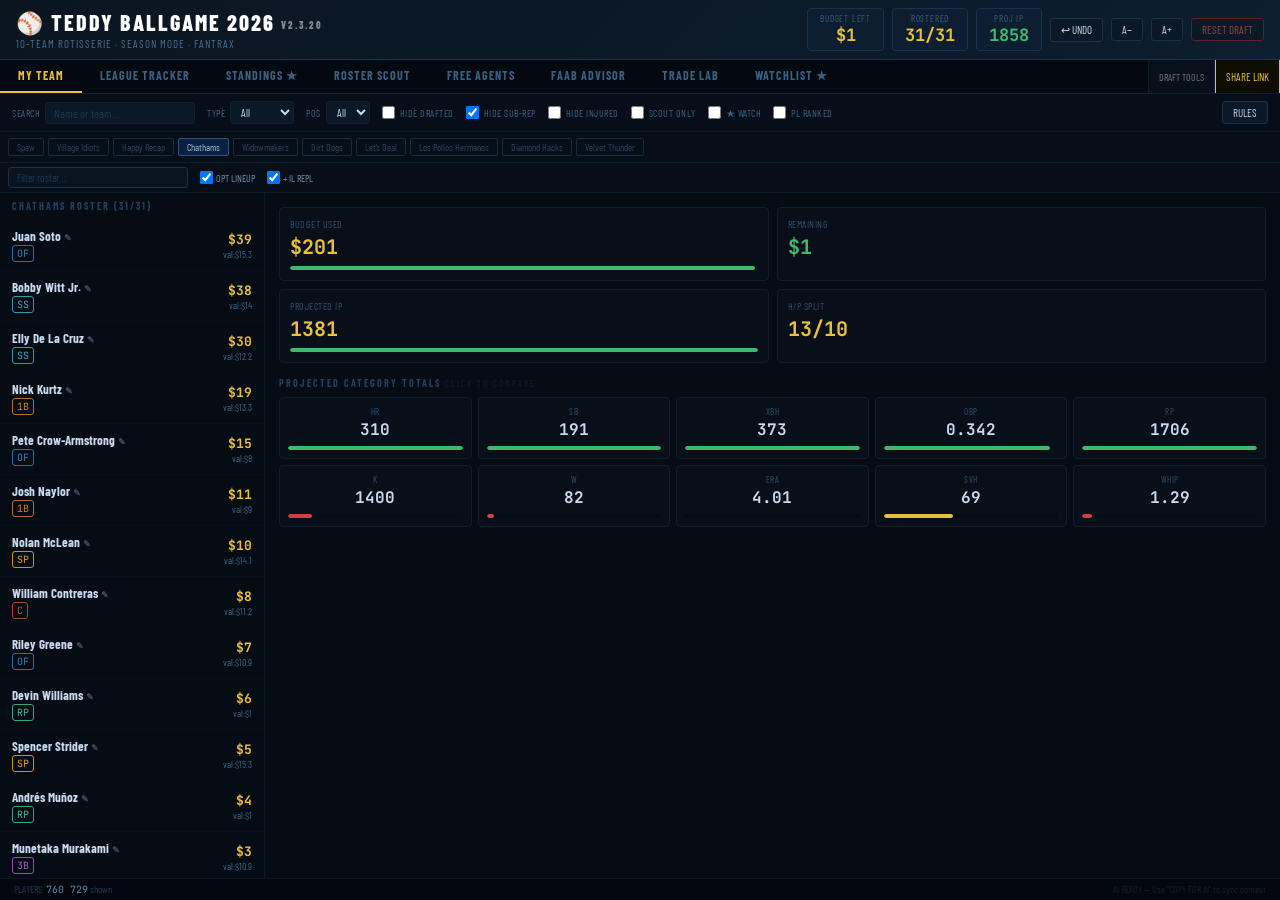
<file: index.html>
<!DOCTYPE html>
<html lang="en">
<head>
    <meta charset="UTF-8">
    <meta name="viewport" content="width=device-width, initial-scale=1.0">
    <title>⚾ Teddy Ballgame 2026 Season</title>
    <link href="https://fonts.googleapis.com/css2?family=JetBrains+Mono:wght@400;600&family=Barlow+Condensed:wght@400;600;700;800&display=swap" rel="stylesheet">
    <link rel="stylesheet" href="css/styles.css">
</head>
<body>
    <div class="hdr">
        <div>
            <div class="hdr-title">⚾ Teddy Ballgame 2026 <span id="appVersion" style="font-size: 10px; opacity: 0.5; vertical-align: middle;"></span></div>
            <div class="hdr-sub">10-TEAM ROTISSERIE · SEASON MODE · FANTRAX</div>
        </div>
        <div class="hdr-right">
            <div class="pill"><div class="pill-lbl">Budget Left</div><div class="pill-val" id="hBudget">$202</div></div>
            <div class="pill"><div class="pill-lbl">Rostered</div><div class="pill-val" id="hRoster">0/31</div></div>
            <div class="pill"><div class="pill-lbl">Proj IP</div><div class="pill-val" id="hIP">0</div></div>
            <button class="btn" id="undoBtn" onclick="UI.undoLastPick()" title="Undo last pick (up to 10 picks back)">↩ UNDO</button>
            <button class="btn" onclick="AppState.ui.uiZoom=Math.max(0.7,+(AppState.ui.uiZoom||1)-0.05).toFixed(2)*1;UI.render()" title="Decrease font size">A−</button>
            <button class="btn" onclick="AppState.ui.uiZoom=Math.min(1.5,+(AppState.ui.uiZoom||1)+0.05).toFixed(2)*1;UI.render()" title="Increase font size">A+</button>
            <button class="btn btn-danger" onclick="StateManager.reset()">RESET DRAFT</button>
        </div>
    </div>

    <div class="tabs">
        <div class="tab active" id="tab-myteam" onclick="UI.showTab('myteam')">MY TEAM</div>
        <div class="tab" id="tab-league" onclick="UI.showTab('league')">LEAGUE TRACKER</div>
        <div class="tab" id="tab-standings" onclick="UI.showTab('standings')">STANDINGS ★</div>
        <div class="tab" id="tab-rosterscout" onclick="UI.showTab('rosterscout')">ROSTER SCOUT</div>
        <div class="tab" id="tab-freeagents" onclick="UI.showTab('freeagents')">FREE AGENTS</div>
        <div class="tab" id="tab-faab" onclick="UI.showTab('faab')">FAAB ADVISOR</div>
        <div class="tab" id="tab-trade" onclick="UI.showTab('trade')">TRADE LAB</div>
        <div class="tab" id="tab-watchlist" onclick="UI.showTab('watchlist')">WATCHLIST ★</div>
        <div class="tab" id="tab-ai" onclick="UI.showTab('ai')">AI ADVISOR 🤖</div>
        <div class="tab draft-only" id="tab-auction" onclick="UI.showTab('auction')" style="display:none">AUCTION BOARD</div>
        <div class="tab draft-only" id="tab-arb" onclick="UI.showTab('arb')" style="display:none">VALUE COMPARE ★</div>
        <div class="tab draft-only" id="tab-snake" onclick="UI.showTab('snake')" style="display:none">SNAKE ORDER</div>
        <div class="tab draft-only" id="tab-dataaudit" onclick="UI.showTab('dataaudit')" style="display:none">DATA AUDIT ⚠</div>
        <div class="tab draft-only" id="tab-import" onclick="UI.showTab('import')" style="display:none">IMPORT DATA</div>
        <div id="readOnlyBanner" style="display:none;margin-left:auto;align-items:center;padding:0 15px;color:#e8c040;font-size:11px;font-weight:700;letter-spacing:1px">READ-ONLY MODE (SHARED)</div>
        <button class="btn" style="margin-left:auto;border-radius:0;border-top:0;border-bottom:0;font-size:10px;opacity:0.5" onclick="UI.toggleDraftMode()" title="Show/hide draft tools">DRAFT TOOLS</button>
        <button id="shareBtn" class="btn btn-go" style="border-radius:0;border-top:0;border-bottom:0" onclick="ShareManager.copyShareLink()">SHARE LINK</button>
    </div>

    <div id="controlsBar"></div>

    <div class="content" id="mainContent">
        <!-- Dynamic Content from UI.js -->
        <div style="padding: 40px; text-align: center;">
            <h2>Welcome to Teddy Ballgame 2026</h2>
            <p class="muted">Please import your Mr. CheatSheet CSV to get started.</p>
            <br>
            <button class="btn btn-go" onclick="UI.showTab('import')">GO TO IMPORT</button>
        </div>
    </div>

    <div class="status">
        <span>PLAYERS: <span class="sv" id="sTot">0</span><span id="sFiltered" style="display:none"> · <span class="sv" id="sFilteredN">0</span> shown</span></span>
        <span style="margin-left:auto;color:#0d2030">AI READY — Use "COPY FOR AI" to sync context</span>
    </div>

    <!-- Draft Modal -->
    <div class="modal-bg" id="modalBg">
        <div class="modal">
            <div class="modal-title" id="modalTitle">Draft Player</div>
            <div class="field">
                <label>Drafted By</label>
                <select id="mTeam" onchange="Modals.updateDraftConstraints(this.value)">
                    <!-- Populated by UI.init -->
                </select>
            </div>
            <div id="draftConstraints" style="font-size:11px;padding:6px 0 8px;min-height:18px"></div>
            <div class="field" id="draftCostField">
                <label>Final Auction Cost ($)</label>
                <input type="number" id="mCost" min="1" max="202" value="1"
                    oninput="Modals.validateCostInput()">
            </div>
            <div class="modal-btns">
                <button class="btn btn-go" onclick="UI.confirmDraft()">✓ CONFIRM DRAFT</button>
                <button class="btn" onclick="UI.closeModal()">CANCEL</button>
                <button class="btn" id="mUndraftBtn" onclick="UI.undraftPending()" style="display:none;color:#d04040;border-color:#401010;margin-left:auto">✕ UNDRAFT</button>
            </div>
        </div>
    </div>

    <!-- Rules Modal -->
    <div class="modal-bg" id="rulesModal">
        <div class="modal" style="max-width: 600px;">
            <div class="modal-title">League Rules: Teddy Ballgame 2026</div>
            <div style="font-size: 12px; line-height: 1.6; max-height: 400px; overflow: auto; color: #c8d8e8;">
                <strong>Draft Phases:</strong> Auction (17 players, $202) followed by 14-round Snake Draft.<br>
                <strong>Scoring:</strong> 10 Roto Categories (HR, OBP, RP, SB, XBH | W, K, ERA, SVH, WHIP).<br>
                <strong>IP Floor:</strong> Critical 1,000 IP minimum per season. Loss of ERA/WHIP if not met.<br>
                <strong>FAAB:</strong> $400 budget, blind bidding daily at 12:05am ET.<br>
                <strong>IL:</strong> Unlimited spots. Stashed players can be replaced by FA pickups.<br>
                <strong>Trades:</strong> Must be equal number of players. Deadline: Aug 3rd.<br>
                <strong>Lineups:</strong> Weekly, due 5 mins before first game of scoring period.
            </div>
            <div class="modal-btns">
                <button class="btn" onclick="document.getElementById('rulesModal').classList.remove('open')">CLOSE</button>
            </div>
        </div>
    </div>

    <!-- Player Info Modal -->
    <div class="modal-bg" id="injuryModal" onclick="if(event.target===this)this.classList.remove('open')">
        <div class="modal" style="max-width:660px;width:95%">
            <div class="modal-title" id="injTitle" style="font-size:15px"></div>
            <div id="injName" style="font-size:11px;color:#7090a8;margin:-8px 0 8px"></div>
            <div id="injRoleSection" style="flex-wrap:wrap;gap:6px;align-items:center;margin-bottom:10px;display:none"></div>
            <div id="modalProj" style="font-size:11px;color:#406080;font-family:monospace;margin-bottom:12px;padding:6px 8px;background:#060e18;border-radius:4px"></div>
            <div style="display:flex;justify-content:space-between;align-items:center;margin-bottom:4px">
                <div style="font-size:10px;color:#406080">NEWS</div>
                <div id="injLiveFetchStatus" style="font-size:10px;color:#304050"></div>
            </div>
            <div id="injNewsBlurb" style="font-size:12px;color:#c8d8e8;line-height:1.7;max-height:160px;overflow-y:auto;padding:10px 12px;background:#0a1420;border:1px solid #1a3050;border-radius:4px;margin-bottom:8px;white-space:pre-wrap"></div>
            <div id="injSummaryBlock" style="display:none;margin-bottom:12px">
                <div style="font-size:10px;color:#406080;margin-bottom:4px">AI SUMMARY</div>
                <div id="injSummary" style="font-size:12px;padding:8px 12px;background:#060e18;border:1px solid #1a3050;border-radius:4px;line-height:1.8"></div>
            </div>
            <div style="display:flex;gap:8px;margin-bottom:12px">
                <button id="injSummarizeBtn" class="btn" style="font-size:11px;flex:1" onclick="Modals.summarizeInjury()">⚡ AI SUMMARY</button>
            </div>
            <div style="display:flex;gap:6px;margin-bottom:14px;flex-wrap:wrap">
                <a id="linkCBS" class="btn" target="_blank" style="flex:1;min-width:80px;text-align:center;text-decoration:none;font-size:10px">CBS</a>
                <a id="linkFG" class="btn" target="_blank" style="flex:1;min-width:80px;text-align:center;text-decoration:none;font-size:10px">FANGRAPHS</a>
                <a id="linkSavant" class="btn" target="_blank" style="flex:1;min-width:80px;text-align:center;text-decoration:none;font-size:10px">SAVANT</a>
                <a id="linkRoto" class="btn" target="_blank" style="flex:1;min-width:80px;text-align:center;text-decoration:none;font-size:10px">ROTOBALLER</a>
            </div>
            <div id="noteSection">
                <label style="font-size:11px;color:#7090a8;display:block;margin-bottom:4px">SCOUTING NOTES</label>
                <textarea id="noteArea" rows="3" style="width:100%;background:#060e18;color:#c8d8e8;border:1px solid #1a3050;padding:8px;font-size:12px;box-sizing:border-box;resize:vertical"></textarea>
            </div>
            <div class="modal-btns" style="margin-top:12px">
                <button class="btn btn-go" onclick="UI.savePlayerNote()">SAVE NOTE</button>
                <button class="btn" onclick="document.getElementById('injuryModal').classList.remove('open')">CLOSE</button>
            </div>
        </div>
    </div>

    <!-- Logic Layers -->
    <script src="js/engine/state.js"></script>
    <script src="js/engine/share.js"></script>
    <script src="js/engine/injuries.js"></script>
    <script src="js/engine/zscore.js"></script>
    <script src="js/engine/assistant.js"></script>
    <script src="js/engine/faab_engine.js"></script>
    <script src="js/engine/trade_engine.js"></script>
    <script src="js/data/seed.js"></script>
    <script src="js/data/steamer_extras.js"></script>
    <script src="js/data/injuries_cache.js"></script>
    <script src="js/data/player_ids.js"></script>
    <script src="js/data/rankings.js"></script>
    <script src="js/data/manual_rankings.js"></script>
    <script src="js/data/draft_state_2026.js"></script>
    <script src="js/data/fantrax_data.js"></script>
    <script src="js/data/fantrax_rosters.js" onerror="window.FANTRAX_ROSTERS=null"></script>
    <script src="data/fa_report.js" onerror="window.FA_REPORT=null"></script>
    <script src="js/data/loader.js"></script>
    <script src="js/ui/templates.js"></script>
    <script src="js/ui/modals.js"></script>
    <script src="js/ui/components.js"></script>
    <script>
        // Start UI
        window.addEventListener('DOMContentLoaded', () => {
            UI.init();
        });
    </script>
</body>
</html>
</file>
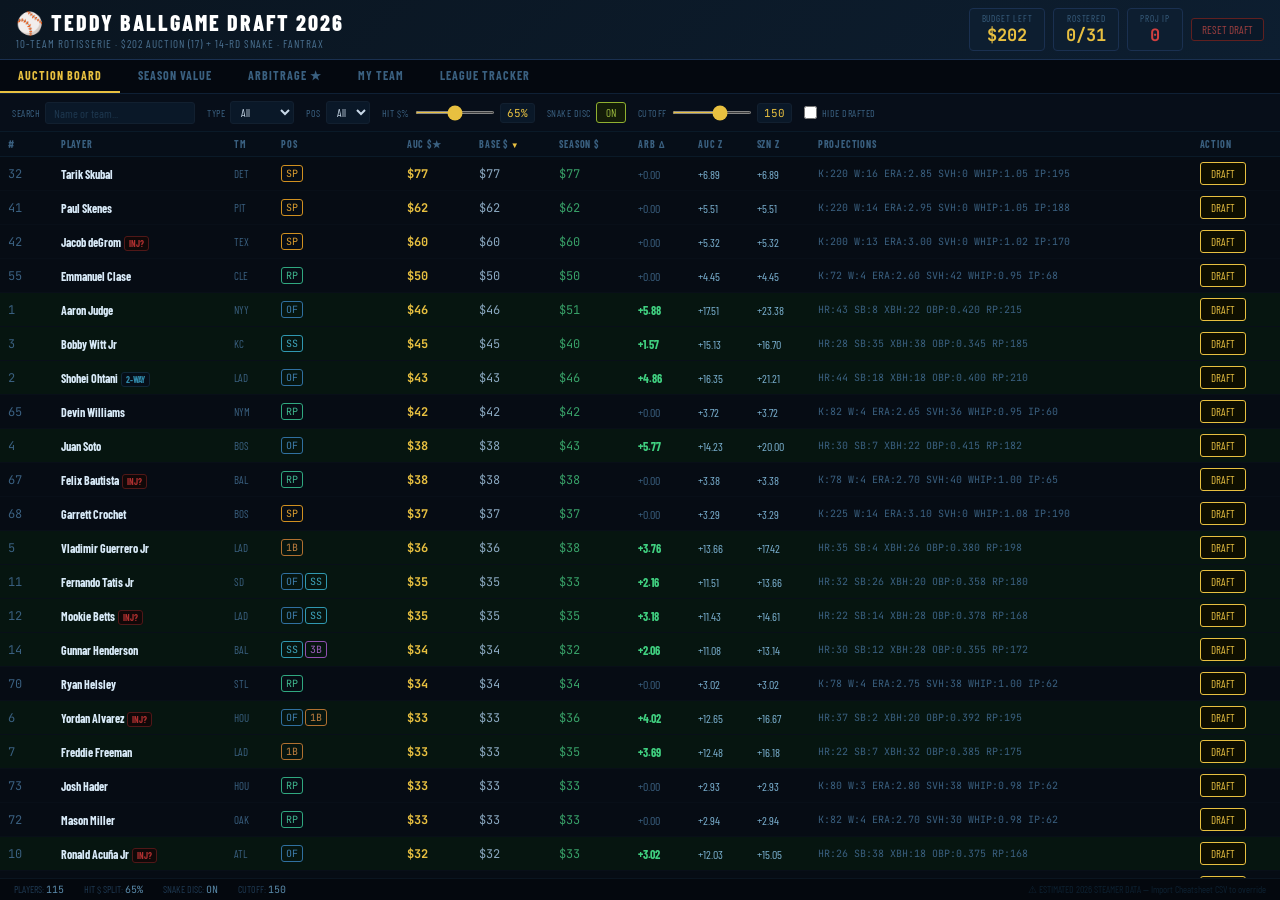
<file: assets/teddy_ballgame_draft_tool.html>
<!DOCTYPE html>
<html lang="en">
<head>
<meta charset="UTF-8">
<title>⚾ Teddy Ballgame Draft Tool 2026</title>
<link href="https://fonts.googleapis.com/css2?family=JetBrains+Mono:wght@400;600&family=Barlow+Condensed:wght@400;600;700;800&display=swap" rel="stylesheet">
<style>
*{box-sizing:border-box;margin:0;padding:0}
html,body{height:100%;overflow:hidden}
body{background:#060c14;color:#c8d8e8;font-family:'Barlow Condensed',sans-serif;font-size:13px;display:flex;flex-direction:column}
::-webkit-scrollbar{width:5px;height:5px}::-webkit-scrollbar-track{background:#0a1520}::-webkit-scrollbar-thumb{background:#1c3050;border-radius:3px}
input,select,button{font-family:'Barlow Condensed',sans-serif}
.hdr{background:linear-gradient(135deg,#0a1520,#0d1e30);border-bottom:1px solid #1a3050;padding:8px 16px;display:flex;align-items:center;gap:16px;flex-shrink:0}
.hdr-title{font-size:22px;font-weight:800;letter-spacing:2px;color:#fff;text-transform:uppercase}
.hdr-sub{font-size:11px;color:#4a7090;letter-spacing:1px;margin-top:1px}
.hdr-right{margin-left:auto;display:flex;align-items:center;gap:8px;flex-wrap:wrap}
.pill{background:#0d1e30;border:1px solid #1a3050;border-radius:4px;padding:4px 12px;text-align:center}
.pill-lbl{font-size:9px;color:#3a6080;letter-spacing:.8px;text-transform:uppercase}
.pill-val{font-size:17px;font-weight:700;font-family:'JetBrains Mono',monospace;color:#e8c040}
.tabs{display:flex;background:#04080f;border-bottom:1px solid #0f2035;flex-shrink:0}
.tab{padding:8px 18px;font-size:12px;font-weight:700;letter-spacing:1px;text-transform:uppercase;cursor:pointer;border-bottom:2px solid transparent;color:#3a6080;transition:all .15s;white-space:nowrap}
.tab.active{color:#e8c040;border-bottom-color:#e8c040}
.tab:hover:not(.active){color:#7aa0b8}
.content{flex:1;display:flex;flex-direction:column;overflow:hidden;min-height:0}
.controls{padding:7px 12px;background:#070e19;border-bottom:1px solid #0a1a28;display:flex;align-items:center;gap:12px;flex-wrap:wrap;flex-shrink:0}
.ctrl{display:flex;align-items:center;gap:5px}
.lbl{font-size:10px;color:#3a6080;letter-spacing:.5px;text-transform:uppercase;white-space:nowrap}
input[type=range]{width:80px;height:3px;accent-color:#e8c040;cursor:pointer}
.badge{background:#0a1828;border:1px solid #122030;border-radius:3px;padding:2px 6px;font-size:11px;font-family:'JetBrains Mono',monospace;color:#e8c040;min-width:34px;text-align:center}
select{background:#0a1828;border:1px solid #122030;color:#c8d8e8;padding:3px 6px;font-size:11px;border-radius:3px}
input[type=text]{background:#0a1828;border:1px solid #122030;color:#c8d8e8;padding:3px 8px;font-size:12px;border-radius:3px;width:150px}
input[type=text]::placeholder{color:#1e3850}
.tog{background:#0a1828;border:1px solid #122030;color:#4a7090;padding:3px 9px;font-size:11px;border-radius:3px;cursor:pointer;transition:all .15s}
.tog.on{background:#131c08;border-color:#90b030;color:#a0c040}
.tbl-wrap{flex:1;overflow:auto;min-height:0}
table{width:100%;border-collapse:collapse;font-size:12px}
thead tr{background:#060e18;position:sticky;top:0;z-index:10}
th{padding:6px 8px;text-align:left;font-size:10px;font-weight:700;letter-spacing:.8px;text-transform:uppercase;color:#3a6080;border-bottom:1px solid #0a1a28;cursor:pointer;white-space:nowrap;user-select:none}
th:hover{color:#7aa0b8}
th.sd::after{content:' ▼';font-size:8px;color:#e8c040}
th.sa::after{content:' ▲';font-size:8px;color:#e8c040}
td{padding:5px 8px;border-bottom:1px solid #080f18;white-space:nowrap;vertical-align:middle}
tr:hover td{background:#091520}
tr.drafted td{opacity:.28}
tr.mine td{background:#071510!important}
tr.mine:hover td{background:#091e15!important}
tr.aup td{background:#061510!important}
tr.adn td{background:#130608!important}
.pb{border:1px solid #1a3050;border-radius:3px;padding:1px 4px;font-size:10px;font-family:'JetBrains Mono',monospace;display:inline-block;margin-right:2px}
.pb-C{border-color:#b04040;color:#c05050}.pb-1B{border-color:#b07030;color:#c08040}.pb-2B{border-color:#70a030;color:#80b040}
.pb-SS{border-color:#3098b0;color:#40a8c0}.pb-3B{border-color:#9050b0;color:#a060c0}.pb-OF{border-color:#3070a0;color:#4080b0}
.pb-SP{border-color:#d09020;color:#e0a030}.pb-RP{border-color:#30a880;color:#40b890}
.nm{font-weight:700;color:#d8eaf8;max-width:145px;overflow:hidden;text-overflow:ellipsis}
.tm{color:#3a6080;font-size:11px}
.mono{font-family:'JetBrains Mono',monospace}
.gold{color:#e8c040;font-weight:700;font-family:'JetBrains Mono',monospace}
.grn{color:#40d080}.red{color:#d04040}.muted{color:#3a6080}
.wb{background:#100808;border:1px solid #501818;border-radius:3px;padding:1px 4px;font-size:9px;color:#b03030;margin-left:3px}
.nb{background:#060e18;border:1px solid #102838;border-radius:3px;padding:1px 4px;font-size:9px;color:#3088a8;margin-left:3px}
.btn{background:#0a1828;border:1px solid #1a3050;color:#c8d8e8;padding:4px 10px;font-size:11px;border-radius:3px;cursor:pointer;transition:all .15s}
.btn:hover{background:#101f30;border-color:#2a4060}
.btn-go{border-color:#e8c040;color:#e8c040;background:#0e0e00}
.btn-go:hover{background:#181800}
.btn-danger{border-color:#602020;color:#a04040}
.two-col{display:flex;flex:1;overflow:hidden;min-height:0}
.left-col{width:265px;flex-shrink:0;border-right:1px solid #0a1828;overflow-y:auto}
.right-col{flex:1;overflow-y:auto;padding:14px}
.sec{padding:7px 12px;font-size:10px;font-weight:700;letter-spacing:2px;color:#204060;text-transform:uppercase;border-bottom:1px solid #080f18;background:#060c12;flex-shrink:0}
.rslot{padding:8px 12px;border-bottom:1px solid #080f18;display:flex;justify-content:space-between;align-items:center}
.rslot:hover{background:#080f18}
.stat-grid{display:grid;grid-template-columns:1fr 1fr;gap:8px;margin-bottom:14px}
.stat-card{background:#080f18;border:1px solid #0d1e2c;border-radius:4px;padding:10px}
.sclbl{font-size:10px;color:#2a5070;letter-spacing:.5px;text-transform:uppercase;margin-bottom:4px}
.scval{font-size:20px;font-weight:700;font-family:'JetBrains Mono',monospace;color:#e8c040}
.bar-bg{height:4px;background:#060c14;border-radius:2px;margin-top:6px;overflow:hidden}
.bar-fill{height:100%;border-radius:2px;transition:width .3s}
.cat-hdr{font-size:10px;font-weight:700;letter-spacing:2px;color:#204060;text-transform:uppercase;margin-bottom:8px}
.cat-grid{display:grid;grid-template-columns:repeat(5,1fr);gap:6px;margin-bottom:14px}
.cat-card{background:#080f18;border:1px solid #0d1e2c;border-radius:4px;padding:8px;text-align:center}
.ccat{font-size:9px;color:#2a5070;letter-spacing:.5px;text-transform:uppercase}
.cval{font-size:16px;font-weight:700;font-family:'JetBrains Mono',monospace;color:#c8daf0;margin-top:2px}
.modal-bg{position:fixed;inset:0;background:rgba(0,0,0,.75);display:none;align-items:center;justify-content:center;z-index:999}
.modal-bg.open{display:flex}
.modal{background:#0a1520;border:1px solid #1a3050;border-radius:6px;padding:22px;min-width:300px}
.modal-title{font-size:17px;font-weight:800;color:#e8c040;letter-spacing:1px;margin-bottom:16px}
.field{margin-bottom:12px}
.field label{display:block;font-size:10px;color:#3a6080;letter-spacing:.5px;text-transform:uppercase;margin-bottom:4px}
.field input,.field select{background:#060e18;border:1px solid #1a3050;color:#c8d8e8;padding:7px 10px;font-size:16px;border-radius:3px;width:100%;font-family:'JetBrains Mono',monospace}
.modal-btns{display:flex;gap:8px;margin-top:16px}
.status{background:#04080e;border-top:1px solid #0a1520;padding:4px 14px;display:flex;gap:20px;flex-shrink:0;font-size:10px;color:#1e3850}
.sv{color:#5a8aaa;font-family:'JetBrains Mono',monospace}
.arb-legend{padding:7px 12px;font-size:11px;color:#2a5070;border-bottom:1px solid #08121c;background:#050b12;display:flex;gap:20px;flex-shrink:0;flex-wrap:wrap}
.league-wrap{flex:1;overflow:auto}
</style>
</head>
<body>
<div class="hdr">
  <div>
    <div class="hdr-title">⚾ Teddy Ballgame Draft 2026</div>
    <div class="hdr-sub">10-TEAM ROTISSERIE · $202 AUCTION (17) + 14-RD SNAKE · FANTRAX</div>
  </div>
  <div class="hdr-right">
    <div class="pill"><div class="pill-lbl">Budget Left</div><div class="pill-val" id="hBudget">$202</div></div>
    <div class="pill"><div class="pill-lbl">Rostered</div><div class="pill-val" id="hRoster">0/31</div></div>
    <div class="pill"><div class="pill-lbl">Proj IP</div><div class="pill-val" id="hIP" style="color:#40b870">0</div></div>
    <button class="btn btn-danger" onclick="resetDraft()">RESET DRAFT</button>
  </div>
</div>
<div class="tabs">
  <div class="tab active" id="tab-auction" onclick="showTab('auction')">AUCTION BOARD</div>
  <div class="tab" id="tab-season" onclick="showTab('season')">SEASON VALUE</div>
  <div class="tab" id="tab-arb" onclick="showTab('arb')">ARBITRAGE ★</div>
  <div class="tab" id="tab-myteam" onclick="showTab('myteam')">MY TEAM</div>
  <div class="tab" id="tab-league" onclick="showTab('league')">LEAGUE TRACKER</div>
</div>
<div class="content" id="mainContent"></div>
<div class="status">
  <span>PLAYERS: <span class="sv" id="sTot">0</span></span>
  <span>HIT $ SPLIT: <span class="sv" id="sSplit">65%</span></span>
  <span>SNAKE DISC: <span class="sv" id="sDisc">ON</span></span>
  <span>CUTOFF: <span class="sv" id="sCut">150</span></span>
  <span style="margin-left:auto;color:#0d2030">⚠ ESTIMATED 2026 STEAMER DATA — Import Cheatsheet CSV to override</span>
</div>
<div class="modal-bg" id="modalBg">
  <div class="modal">
    <div class="modal-title" id="modalTitle">Draft Player</div>
    <div class="field"><label>Final Auction Cost ($)</label><input type="number" id="mCost" min="1" max="202" value="1"></div>
    <div class="field"><label>Drafted By</label>
      <select id="mTeam">
        <option value="me">★ MY TEAM</option>
        <option value="t1">Opponent 1</option><option value="t2">Opponent 2</option>
        <option value="t3">Opponent 3</option><option value="t4">Opponent 4</option>
        <option value="t5">Opponent 5</option><option value="t6">Opponent 6</option>
        <option value="t7">Opponent 7</option><option value="t8">Opponent 8</option>
        <option value="t9">Opponent 9</option>
      </select>
    </div>
    <div class="modal-btns">
      <button class="btn btn-go" onclick="confirmDraft()">✓ CONFIRM DRAFT</button>
      <button class="btn" onclick="closeModal()">CANCEL</button>
    </div>
  </div>
</div>
<script>
const LG={teams:10,budget:202,aSlots:17,sSlots:14,total:31,minIP:1000};
const PLAYERS=[
{id:'h01',n:'Aaron Judge',t:'NYY',pos:['OF'],PA:600,HR:43,SB:8,XBH:22,OBP:.420,RP:215,projIP:0},
{id:'h02',n:'Shohei Ohtani',t:'LAD',pos:['OF'],PA:620,HR:44,SB:18,XBH:18,OBP:.400,RP:210,projIP:60,note:'2-WAY'},
{id:'h03',n:'Bobby Witt Jr',t:'KC',pos:['SS'],PA:640,HR:28,SB:35,XBH:38,OBP:.345,RP:185,projIP:0},
{id:'h04',n:'Fernando Tatis Jr',t:'SD',pos:['OF','SS'],PA:580,HR:32,SB:26,XBH:20,OBP:.358,RP:180,projIP:0},
{id:'h05',n:'Ronald Acuña Jr',t:'ATL',pos:['OF'],PA:560,HR:26,SB:38,XBH:18,OBP:.375,RP:168,projIP:0,inj:1},
{id:'h06',n:'Yordan Alvarez',t:'HOU',pos:['OF','1B'],PA:570,HR:37,SB:2,XBH:20,OBP:.392,RP:195,projIP:0,inj:1},
{id:'h07',n:'Vladimir Guerrero Jr',t:'LAD',pos:['1B'],PA:640,HR:35,SB:4,XBH:26,OBP:.380,RP:198,projIP:0},
{id:'h08',n:'Junior Caminero',t:'TB',pos:['3B'],PA:600,HR:34,SB:8,XBH:20,OBP:.350,RP:178,projIP:0},
{id:'h09',n:'Elly De La Cruz',t:'CIN',pos:['SS'],PA:580,HR:26,SB:45,XBH:22,OBP:.330,RP:158,projIP:0},
{id:'h10',n:'Cal Raleigh',t:'SEA',pos:['C'],PA:530,HR:38,SB:2,XBH:12,OBP:.320,RP:148,projIP:0},
{id:'h11',n:'Nick Kurtz',t:'OAK',pos:['1B'],PA:620,HR:31,SB:6,XBH:22,OBP:.362,RP:172,projIP:0},
{id:'h12',n:'Jazz Chisholm Jr',t:'NYY',pos:['3B','OF'],PA:560,HR:27,SB:24,XBH:18,OBP:.333,RP:158,projIP:0},
{id:'h13',n:'Kyle Tucker',t:'LAD',pos:['OF'],PA:580,HR:27,SB:18,XBH:26,OBP:.372,RP:178,projIP:0},
{id:'h14',n:'Juan Soto',t:'BOS',pos:['OF'],PA:620,HR:30,SB:7,XBH:22,OBP:.415,RP:182,projIP:0},
{id:'h15',n:'Julio Rodriguez',t:'SEA',pos:['OF'],PA:600,HR:30,SB:23,XBH:20,OBP:.340,RP:172,projIP:0},
{id:'h16',n:'Gunnar Henderson',t:'BAL',pos:['SS','3B'],PA:600,HR:30,SB:12,XBH:28,OBP:.355,RP:172,projIP:0},
{id:'h17',n:'Jose Ramirez',t:'CLE',pos:['3B'],PA:610,HR:27,SB:22,XBH:30,OBP:.350,RP:182,projIP:0},
{id:'h18',n:'Corbin Carroll',t:'ARI',pos:['OF'],PA:580,HR:18,SB:38,XBH:20,OBP:.345,RP:152,projIP:0},
{id:'h19',n:'Mookie Betts',t:'LAD',pos:['OF','SS'],PA:560,HR:22,SB:14,XBH:28,OBP:.378,RP:168,projIP:0,inj:1},
{id:'h20',n:'Francisco Lindor',t:'NYM',pos:['SS'],PA:610,HR:24,SB:18,XBH:26,OBP:.350,RP:168,projIP:0},
{id:'h21',n:'Bryce Harper',t:'PHI',pos:['1B'],PA:580,HR:28,SB:5,XBH:22,OBP:.390,RP:172,projIP:0},
{id:'h22',n:'Freddie Freeman',t:'LAD',pos:['1B'],PA:580,HR:22,SB:7,XBH:32,OBP:.385,RP:175,projIP:0},
{id:'h23',n:'Kyle Schwarber',t:'PHI',pos:['OF','1B'],PA:580,HR:38,SB:3,XBH:18,OBP:.352,RP:170,projIP:0},
{id:'h24',n:'Rafael Devers',t:'BOS',pos:['3B'],PA:590,HR:30,SB:4,XBH:25,OBP:.358,RP:172,projIP:0},
{id:'h25',n:'Corey Seager',t:'TEX',pos:['SS'],PA:540,HR:26,SB:4,XBH:22,OBP:.365,RP:162,projIP:0,inj:1},
{id:'h26',n:'Adley Rutschman',t:'BAL',pos:['C'],PA:560,HR:20,SB:4,XBH:20,OBP:.375,RP:140,projIP:0},
{id:'h27',n:'Pete Alonso',t:'NYM',pos:['1B'],PA:590,HR:33,SB:2,XBH:20,OBP:.344,RP:170,projIP:0},
{id:'h28',n:'Trea Turner',t:'PHI',pos:['SS'],PA:580,HR:16,SB:26,XBH:22,OBP:.338,RP:150,projIP:0},
{id:'h29',n:'Alex Bregman',t:'CHC',pos:['3B'],PA:580,HR:23,SB:4,XBH:24,OBP:.378,RP:158,projIP:0},
{id:'h30',n:'Marcus Semien',t:'NYM',pos:['2B'],PA:620,HR:20,SB:12,XBH:24,OBP:.335,RP:148,projIP:0},
{id:'h31',n:'Austin Riley',t:'ATL',pos:['3B'],PA:580,HR:26,SB:4,XBH:24,OBP:.345,RP:158,projIP:0},
{id:'h32',n:'Marcell Ozuna',t:'ATL',pos:['OF'],PA:540,HR:30,SB:2,XBH:16,OBP:.348,RP:162,projIP:0},
{id:'h33',n:'Luis Robert Jr',t:'CWS',pos:['OF'],PA:520,HR:24,SB:18,XBH:16,OBP:.323,RP:148,projIP:0,inj:1},
{id:'h34',n:'Zack Gelof',t:'OAK',pos:['2B','3B'],PA:540,HR:22,SB:18,XBH:20,OBP:.335,RP:148,projIP:0},
{id:'h35',n:'J.T. Realmuto',t:'PHI',pos:['C'],PA:480,HR:16,SB:10,XBH:14,OBP:.335,RP:122,projIP:0},
{id:'h36',n:'William Contreras',t:'MIL',pos:['C'],PA:500,HR:20,SB:4,XBH:15,OBP:.350,RP:128,projIP:0},
{id:'h37',n:'Bo Bichette',t:'TOR',pos:['SS'],PA:580,HR:18,SB:14,XBH:30,OBP:.330,RP:152,projIP:0},
{id:'h38',n:'Randy Arozarena',t:'SEA',pos:['OF'],PA:540,HR:18,SB:20,XBH:18,OBP:.330,RP:138,projIP:0},
{id:'h39',n:'CJ Abrams',t:'WSH',pos:['SS'],PA:560,HR:16,SB:28,XBH:18,OBP:.320,RP:132,projIP:0},
{id:'h40',n:'Ha-Seong Kim',t:'SD',pos:['SS','2B','3B'],PA:520,HR:14,SB:20,XBH:18,OBP:.335,RP:128,projIP:0},
{id:'h41',n:'Jarren Duran',t:'BOS',pos:['OF'],PA:540,HR:16,SB:22,XBH:18,OBP:.325,RP:128,projIP:0},
{id:'h42',n:'Michael Harris II',t:'ATL',pos:['OF'],PA:540,HR:18,SB:18,XBH:16,OBP:.330,RP:132,projIP:0},
{id:'h43',n:'Anthony Santander',t:'TOR',pos:['OF'],PA:550,HR:26,SB:4,XBH:18,OBP:.330,RP:142,projIP:0},
{id:'h44',n:'Willy Adames',t:'MIL',pos:['SS'],PA:550,HR:22,SB:10,XBH:18,OBP:.332,RP:142,projIP:0},
{id:'h45',n:'Isaac Paredes',t:'CHC',pos:['3B','2B'],PA:540,HR:22,SB:3,XBH:18,OBP:.350,RP:142,projIP:0},
{id:'h46',n:'Brent Rooker',t:'OAK',pos:['OF'],PA:530,HR:28,SB:4,XBH:18,OBP:.345,RP:148,projIP:0},
{id:'h47',n:'Seiya Suzuki',t:'CHC',pos:['OF'],PA:540,HR:22,SB:6,XBH:18,OBP:.360,RP:142,projIP:0},
{id:'h48',n:'Nathaniel Lowe',t:'TEX',pos:['1B'],PA:570,HR:18,SB:4,XBH:26,OBP:.355,RP:142,projIP:0},
{id:'h49',n:'Alec Bohm',t:'PHI',pos:['3B'],PA:560,HR:18,SB:4,XBH:24,OBP:.335,RP:138,projIP:0},
{id:'h50',n:'Nico Hoerner',t:'CHC',pos:['2B'],PA:560,HR:8,SB:22,XBH:25,OBP:.350,RP:138,projIP:0},
{id:'h51',n:'Teoscar Hernandez',t:'LAD',pos:['OF'],PA:530,HR:26,SB:8,XBH:18,OBP:.328,RP:152,projIP:0},
{id:'h52',n:'Brice Turang',t:'MIL',pos:['2B'],PA:520,HR:8,SB:28,XBH:14,OBP:.332,RP:120,projIP:0},
{id:'h53',n:'Christian Yelich',t:'MIL',pos:['OF'],PA:500,HR:16,SB:10,XBH:18,OBP:.360,RP:122,projIP:0},
{id:'h54',n:'Jake Burger',t:'MIA',pos:['3B','1B'],PA:530,HR:28,SB:2,XBH:16,OBP:.318,RP:148,projIP:0},
{id:'h55',n:'Eugenio Suarez',t:'ARI',pos:['3B'],PA:510,HR:24,SB:4,XBH:16,OBP:.325,RP:138,projIP:0},
{id:'h56',n:'Sean Murphy',t:'ATL',pos:['C'],PA:480,HR:18,SB:2,XBH:14,OBP:.330,RP:118,projIP:0},
{id:'h57',n:'Gabriel Moreno',t:'ARI',pos:['C'],PA:450,HR:14,SB:6,XBH:14,OBP:.342,RP:112,projIP:0},
{id:'h58',n:'Cedric Mullins',t:'BAL',pos:['OF'],PA:520,HR:14,SB:20,XBH:16,OBP:.318,RP:122,projIP:0},
{id:'h59',n:'MJ Melendez',t:'KC',pos:['C','OF'],PA:480,HR:18,SB:6,XBH:14,OBP:.325,RP:116,projIP:0},
{id:'h60',n:'Starling Marte',t:'NYM',pos:['OF'],PA:420,HR:10,SB:16,XBH:12,OBP:.320,RP:98,projIP:0,inj:1},
{id:'h61',n:'Nolan Arenado',t:'STL',pos:['3B'],PA:540,HR:24,SB:2,XBH:22,OBP:.330,RP:138,projIP:0},
{id:'h62',n:'Vinnie Pasquantino',t:'KC',pos:['1B'],PA:540,HR:18,SB:2,XBH:22,OBP:.360,RP:128,projIP:0},
{id:'h63',n:'Daulton Varsho',t:'TOR',pos:['OF','C'],PA:500,HR:18,SB:14,XBH:16,OBP:.330,RP:118,projIP:0},
{id:'h64',n:'Steven Kwan',t:'CLE',pos:['OF'],PA:560,HR:10,SB:16,XBH:20,OBP:.370,RP:130,projIP:0},
{id:'h65',n:'Bryan Reynolds',t:'PIT',pos:['OF'],PA:540,HR:18,SB:12,XBH:20,OBP:.345,RP:130,projIP:0},
{id:'h66',n:'Spencer Torkelson',t:'DET',pos:['1B'],PA:540,HR:22,SB:2,XBH:18,OBP:.340,RP:128,projIP:0},
{id:'h67',n:'J.J. Wetherholt',t:'PIT',pos:['2B','SS'],PA:520,HR:14,SB:18,XBH:20,OBP:.345,RP:128,projIP:0},
{id:'h68',n:'Jackson Merrill',t:'SD',pos:['OF'],PA:540,HR:18,SB:14,XBH:18,OBP:.328,RP:128,projIP:0},
{id:'h69',n:'Ryan Mountcastle',t:'BAL',pos:['1B'],PA:520,HR:22,SB:2,XBH:18,OBP:.320,RP:122,projIP:0},
{id:'h70',n:'Ryan McMahon',t:'COL',pos:['2B','3B'],PA:530,HR:20,SB:6,XBH:20,OBP:.332,RP:128,projIP:0},
{id:'p01',n:'Tarik Skubal',t:'DET',pos:['SP'],IP:195,K:220,W:16,ERA:2.85,SVH:0,WHIP:1.05,projIP:195},
{id:'p02',n:'Garrett Crochet',t:'BOS',pos:['SP'],IP:190,K:225,W:14,ERA:3.10,SVH:0,WHIP:1.08,projIP:190},
{id:'p03',n:'Paul Skenes',t:'PIT',pos:['SP'],IP:188,K:220,W:14,ERA:2.95,SVH:0,WHIP:1.05,projIP:188},
{id:'p04',n:'Hunter Greene',t:'CIN',pos:['SP'],IP:185,K:215,W:13,ERA:3.20,SVH:0,WHIP:1.10,projIP:185},
{id:'p05',n:'Dylan Cease',t:'SD',pos:['SP'],IP:183,K:210,W:13,ERA:3.25,SVH:0,WHIP:1.15,projIP:183},
{id:'p06',n:'Cole Ragans',t:'KC',pos:['SP'],IP:180,K:205,W:13,ERA:3.30,SVH:0,WHIP:1.12,projIP:180},
{id:'p07',n:'Chris Sale',t:'ATL',pos:['SP'],IP:175,K:200,W:14,ERA:3.15,SVH:0,WHIP:1.08,projIP:175,inj:1},
{id:'p08',n:'Jacob deGrom',t:'TEX',pos:['SP'],IP:170,K:200,W:13,ERA:3.00,SVH:0,WHIP:1.02,projIP:170,inj:1},
{id:'p09',n:'Hunter Brown',t:'HOU',pos:['SP'],IP:182,K:195,W:13,ERA:3.35,SVH:0,WHIP:1.15,projIP:182},
{id:'p10',n:'Zack Wheeler',t:'PHI',pos:['SP'],IP:185,K:190,W:14,ERA:3.20,SVH:0,WHIP:1.10,projIP:185},
{id:'p11',n:'Framber Valdez',t:'HOU',pos:['SP'],IP:190,K:175,W:14,ERA:3.15,SVH:0,WHIP:1.12,projIP:190},
{id:'p12',n:'Gerrit Cole',t:'NYY',pos:['SP'],IP:182,K:188,W:14,ERA:3.25,SVH:0,WHIP:1.08,projIP:182},
{id:'p13',n:'Kevin Gausman',t:'TOR',pos:['SP'],IP:178,K:185,W:13,ERA:3.35,SVH:0,WHIP:1.12,projIP:178},
{id:'p14',n:'Corbin Burnes',t:'ARI',pos:['SP'],IP:180,K:182,W:13,ERA:3.30,SVH:0,WHIP:1.10,projIP:180},
{id:'p15',n:'Logan Webb',t:'SF',pos:['SP'],IP:188,K:172,W:14,ERA:3.20,SVH:0,WHIP:1.08,projIP:188},
{id:'p16',n:'Spencer Strider',t:'ATL',pos:['SP'],IP:170,K:200,W:13,ERA:3.25,SVH:0,WHIP:1.08,projIP:170,inj:1},
{id:'p17',n:'Tanner Bibee',t:'CLE',pos:['SP'],IP:178,K:175,W:13,ERA:3.40,SVH:0,WHIP:1.15,projIP:178},
{id:'p18',n:'Nick Pivetta',t:'BOS',pos:['SP'],IP:182,K:195,W:13,ERA:3.55,SVH:0,WHIP:1.18,projIP:182},
{id:'p19',n:'Aaron Nola',t:'PHI',pos:['SP'],IP:180,K:182,W:13,ERA:3.50,SVH:0,WHIP:1.15,projIP:180},
{id:'p20',n:'Kyle Bradish',t:'BAL',pos:['SP'],IP:158,K:166,W:12,ERA:3.71,SVH:0,WHIP:1.18,projIP:158,inj:1},
{id:'p21',n:'Shane McClanahan',t:'TB',pos:['SP'],IP:160,K:185,W:12,ERA:3.20,SVH:0,WHIP:1.10,projIP:160,inj:1},
{id:'p22',n:'MacKenzie Gore',t:'WSH',pos:['SP'],IP:175,K:185,W:11,ERA:3.45,SVH:0,WHIP:1.15,projIP:175},
{id:'p23',n:'Cristopher Sanchez',t:'PHI',pos:['SP'],IP:175,K:165,W:12,ERA:3.30,SVH:0,WHIP:1.12,projIP:175},
{id:'p24',n:'Sonny Gray',t:'STL',pos:['SP'],IP:165,K:168,W:11,ERA:3.40,SVH:0,WHIP:1.14,projIP:165},
{id:'p25',n:'Joe Ryan',t:'MIN',pos:['SP'],IP:170,K:172,W:12,ERA:3.55,SVH:0,WHIP:1.15,projIP:170},
{id:'r01',n:'Emmanuel Clase',t:'CLE',pos:['RP'],IP:68,K:72,W:4,ERA:2.60,SVH:42,WHIP:0.95,projIP:68},
{id:'r02',n:'Josh Hader',t:'HOU',pos:['RP'],IP:62,K:80,W:3,ERA:2.80,SVH:38,WHIP:0.98,projIP:62},
{id:'r03',n:'Ryan Helsley',t:'STL',pos:['RP'],IP:62,K:78,W:4,ERA:2.75,SVH:38,WHIP:1.00,projIP:62},
{id:'r04',n:'Mason Miller',t:'OAK',pos:['RP'],IP:62,K:82,W:4,ERA:2.70,SVH:30,WHIP:0.98,projIP:62},
{id:'r05',n:'Devin Williams',t:'NYM',pos:['RP'],IP:60,K:82,W:4,ERA:2.65,SVH:36,WHIP:0.95,projIP:60},
{id:'r06',n:'Felix Bautista',t:'BAL',pos:['RP'],IP:65,K:78,W:4,ERA:2.70,SVH:40,WHIP:1.00,projIP:65,inj:1},
{id:'r07',n:'Andres Munoz',t:'SEA',pos:['RP'],IP:62,K:75,W:4,ERA:2.85,SVH:28,WHIP:1.00,projIP:62},
{id:'r08',n:'Jhoan Duran',t:'MIN',pos:['RP'],IP:65,K:78,W:4,ERA:2.95,SVH:26,WHIP:1.05,projIP:65},
{id:'r09',n:'Pete Fairbanks',t:'TB',pos:['RP'],IP:62,K:72,W:4,ERA:2.80,SVH:32,WHIP:1.02,projIP:62},
{id:'r10',n:'Edwin Diaz',t:'NYM',pos:['RP'],IP:60,K:78,W:3,ERA:2.90,SVH:32,WHIP:1.02,projIP:60},
{id:'r11',n:'Clay Holmes',t:'NYY',pos:['RP'],IP:65,K:65,W:4,ERA:3.00,SVH:30,WHIP:1.10,projIP:65},
{id:'r12',n:'Tanner Scott',t:'LAD',pos:['RP'],IP:65,K:72,W:4,ERA:3.10,SVH:22,WHIP:1.08,projIP:65},
{id:'r13',n:'Evan Phillips',t:'LAD',pos:['RP'],IP:68,K:72,W:5,ERA:2.90,SVH:22,WHIP:1.00,projIP:68},
{id:'r14',n:'Camilo Doval',t:'SF',pos:['RP'],IP:62,K:68,W:4,ERA:3.10,SVH:30,WHIP:1.10,projIP:62},
{id:'r15',n:'Alexis Diaz',t:'CIN',pos:['RP'],IP:62,K:68,W:4,ERA:3.00,SVH:28,WHIP:1.08,projIP:62},
{id:'r16',n:'David Bednar',t:'PIT',pos:['RP'],IP:62,K:68,W:4,ERA:3.20,SVH:26,WHIP:1.12,projIP:62},
{id:'r17',n:'A.J. Minter',t:'ATL',pos:['RP'],IP:68,K:70,W:5,ERA:3.20,SVH:25,WHIP:1.12,projIP:68},
{id:'r18',n:'Kyle Finnegan',t:'WSH',pos:['RP'],IP:65,K:62,W:4,ERA:3.20,SVH:28,WHIP:1.15,projIP:65},
{id:'r19',n:'Raisel Iglesias',t:'LAA',pos:['RP'],IP:62,K:70,W:4,ERA:3.15,SVH:24,WHIP:1.08,projIP:62},
{id:'r20',n:'Carlos Estevez',t:'LAA',pos:['RP'],IP:62,K:65,W:4,ERA:3.30,SVH:26,WHIP:1.12,projIP:62},
];
let S={drafted:{},hitSplit:65,snakeDisc:true,snakeCutoff:150,filter:{search:'',pos:'ALL',type:'ALL',hideDrafted:false},sort:{col:'aVal',dir:'desc'},activeTab:'auction',pending:null};
function save(){try{localStorage.setItem('tbg26',JSON.stringify(S))}catch(e){}}
function load(){try{const d=localStorage.getItem('tbg26');if(d)Object.assign(S,JSON.parse(d))}catch(e){}}
load();
function calcAll(){
  const H=PLAYERS.filter(p=>p.PA),P=PLAYERS.filter(p=>p.IP);
  const tot$=LG.budget*LG.teams,hit$=tot$*(S.hitSplit/100),pit$=tot$*(1-S.hitSplit/100);
  const hA=Math.round(LG.aSlots*LG.teams*.62),pA=LG.aSlots*LG.teams-hA;
  const hF=Math.round(LG.total*LG.teams*.62),pF=LG.total*LG.teams-hF;
  function rv(p){return p.PA?p.HR*3+p.SB*2.5+p.XBH*1.5+p.OBP*200+p.RP:p.K*.5+p.W*5-p.ERA*20+p.SVH*4-p.WHIP*30+p.IP*.3}
  const sH=[...H].sort((a,b)=>rv(b)-rv(a)),sP=[...P].sort((a,b)=>rv(b)-rv(a));
  function ps(a,n,k){const pl=a.slice(0,n),v=pl.map(p=>p[k]),m=v.reduce((s,x)=>s+x,0)/v.length,std=Math.sqrt(v.reduce((s,x)=>s+(x-m)**2,0)/v.length)||1,r=a[Math.min(n-1,a.length-1)][k];return{mean:m,std,rpl:r}}
  const HA={HR:ps(sH,hA,'HR'),SB:ps(sH,hA,'SB'),XBH:ps(sH,hA,'XBH'),OBP:ps(sH,hA,'OBP'),RP:ps(sH,hA,'RP')};
  const PA={K:ps(sP,pA,'K'),W:ps(sP,pA,'W'),ERA:ps(sP,pA,'ERA'),SVH:ps(sP,pA,'SVH'),WHIP:ps(sP,pA,'WHIP')};
  const HF={HR:ps(sH,hF,'HR'),SB:ps(sH,hF,'SB'),XBH:ps(sH,hF,'XBH'),OBP:ps(sH,hF,'OBP'),RP:ps(sH,hF,'RP')};
  const PF={K:ps(sP,pF,'K'),W:ps(sP,pF,'W'),ERA:ps(sP,pF,'ERA'),SVH:ps(sP,pF,'SVH'),WHIP:ps(sP,pF,'WHIP')};
  const avgPA_a=sH.slice(0,hA).reduce((s,p)=>s+p.PA,0)/hA,avgPA_f=sH.slice(0,hF).reduce((s,p)=>s+p.PA,0)/hF;
  const avgIP_a=sP.slice(0,pA).reduce((s,p)=>s+p.IP,0)/pA;
  function z(v,s,inv=false){const r=(v-s.rpl)/s.std;return inv?-r:r}
  PLAYERS.forEach(p=>{
    if(p.PA){
      const wa=p.PA/avgPA_a,wf=p.PA/avgPA_f;
      p.zA=z(p.HR,HA.HR)+z(p.SB,HA.SB)+z(p.XBH,HA.XBH)+z(p.OBP,HA.OBP)*wa+z(p.RP,HA.RP);
      p.zF=z(p.HR,HF.HR)+z(p.SB,HF.SB)+z(p.XBH,HF.XBH)+z(p.OBP,HF.OBP)*wf+z(p.RP,HF.RP);
    }else{
      const wi=p.IP/avgIP_a;
      p.zA=z(p.K,PA.K)+z(p.W,PA.W)+z(p.ERA,PA.ERA,true)*wi+z(p.SVH,PA.SVH)+z(p.WHIP,PA.WHIP,true)*wi;
      p.zF=z(p.K,PF.K)+z(p.W,PF.W)+z(p.ERA,PF.ERA,true)*wi+z(p.SVH,PF.SVH)+z(p.WHIP,PF.WHIP,true)*wi;
    }
    p.arb=(p.zF||0)-(p.zA||0);
  });
  function sc(ids,slots){
    const g=PLAYERS.filter(p=>ids.some(x=>p.pos.includes(x))).map(p=>p.zA||0).sort((a,b)=>b-a);
    const n=slots*LG.teams,top=g.slice(0,n),avg=top.reduce((a,b)=>a+b,0)/n||0,rpl=g[n-1]||0;
    return Math.max(0,(avg-rpl)*.25);
  }
  const scC=sc(['C'],1),scMI=sc(['2B','SS'],2);
  const pH_a=PLAYERS.filter(p=>p.PA&&p.zA>0),pP_a=PLAYERS.filter(p=>p.IP&&p.zA>0);
  const pH_f=PLAYERS.filter(p=>p.PA&&p.zF>0),pP_f=PLAYERS.filter(p=>p.IP&&p.zF>0);
  const sHA=pH_a.reduce((s,p)=>s+p.zA,0)||1,sPA=pP_a.reduce((s,p)=>s+p.zA,0)||1;
  const sHF=pH_f.reduce((s,p)=>s+p.zF,0)||1,sPF=pP_f.reduce((s,p)=>s+p.zF,0)||1;
  const byZA=[...PLAYERS].sort((a,b)=>(b.zA||0)-(a.zA||0));
  const byZF=[...PLAYERS].sort((a,b)=>(b.zF||0)-(a.zF||0));
  PLAYERS.forEach(p=>{
    const isH=!!p.PA,s=isH?0:0;
    let sc2=p.pos.includes('C')?scC:(p.pos.includes('SS')||p.pos.includes('2B'))?scMI:0;
    const zaA=(p.zA||0)+sc2,zfA=(p.zF||0)+sc2,d$=isH?hit$:pit$;
    p.aVal=zaA>0?Math.max(1,Math.round((zaA/(isH?sHA:sPA))*d$)):1;
    p.fVal=zfA>0?Math.max(1,Math.round((zfA/(isH?sHF:sPF))*d$)):1;
    p.aRank=byZA.findIndex(x=>x.id===p.id)+1;
    p.fRank=byZF.findIndex(x=>x.id===p.id)+1;
    if(S.snakeDisc&&p.aRank>S.snakeCutoff){const t=Math.min(1,(p.aRank-S.snakeCutoff)/(200-S.snakeCutoff));p.aValAdj=Math.max(1,Math.round(p.aVal*(1-t*.9)));}
    else p.aValAdj=p.aVal;
  });
}
function pb(pos){return pos.map(p=>`<span class="pb pb-${p}">${p}</span>`).join('')}
function fz(v){if(v==null)return'-';const r=v.toFixed(2);return v>=0?`<span style="color:#7ab0d0">+${r}</span>`:`<span style="color:#506878">${r}</span>`}
function fd(v,hi){if(!v||v<=1)return'<span class="muted">$1</span>';return`<span style="color:${hi?'#e8c040':'#8aa8c0'};font-family:JetBrains Mono,monospace;${hi?'font-weight:700':''}">$${Math.round(v)}</span>`}
function fa(v){if(v==null)return'-';const r=(v>=0?'+':'')+v.toFixed(2);if(v>1.5)return`<span class="grn" style="font-weight:700">${r}</span>`;if(v<-1.5)return`<span class="red" style="font-weight:700">${r}</span>`;return`<span class="muted">${r}</span>`}
function fp(){
  let pl=[...PLAYERS];const f=S.filter;
  if(f.search)pl=pl.filter(p=>p.n.toLowerCase().includes(f.search.toLowerCase())||p.t.toLowerCase().includes(f.search.toLowerCase()));
  if(f.pos!=='ALL')pl=pl.filter(p=>p.pos.includes(f.pos));
  if(f.type==='HIT')pl=pl.filter(p=>p.PA);
  if(f.type==='PIT')pl=pl.filter(p=>p.IP);
  if(f.hideDrafted)pl=pl.filter(p=>!S.drafted[p.id]);
  return pl;
}
function sp(pl,c,d){return[...pl].sort((a,b)=>{const av=a[c]??-999,bv=b[c]??-999;return d==='desc'?bv-av:av-bv})}
function thC(c){if(S.sort.col===c)S.sort.dir=S.sort.dir==='desc'?'asc':'desc';else{S.sort.col=c;S.sort.dir='desc';}render()}
function th(c,l){const sc=S.sort.col===c,cl=sc?(S.sort.dir==='desc'?'sd':'sa'):'';return`<th class="${cl}" onclick="thC('${c}')">${l}</th>`}
function ctrlBar(){
  return`<div class="controls">
  <div class="ctrl"><span class="lbl">Search</span><input type="text" placeholder="Name or team..." value="${S.filter.search}" oninput="S.filter.search=this.value;render()"></div>
  <div class="ctrl"><span class="lbl">Type</span><select onchange="S.filter.type=this.value;render()"><option ${S.filter.type==='ALL'?'selected':''}value="ALL">All</option><option ${S.filter.type==='HIT'?'selected':''}value="HIT">Hitters</option><option ${S.filter.type==='PIT'?'selected':''}value="PIT">Pitchers</option></select></div>
  <div class="ctrl"><span class="lbl">Pos</span><select onchange="S.filter.pos=this.value;render()"><option value="ALL">All</option><option value="C">C</option><option value="1B">1B</option><option value="2B">2B</option><option value="SS">SS</option><option value="3B">3B</option><option value="OF">OF</option><option value="SP">SP</option><option value="RP">RP</option></select></div>
  <div class="ctrl"><span class="lbl">Hit $%</span><input type="range" min="55" max="75" value="${S.hitSplit}" oninput="S.hitSplit=+this.value;document.getElementById('sSplit').textContent=this.value+'%';this.nextElementSibling.textContent=this.value+'%';render()"><span class="badge">${S.hitSplit}%</span></div>
  <div class="ctrl"><span class="lbl">Snake Disc</span><button class="tog ${S.snakeDisc?'on':''}" onclick="S.snakeDisc=!S.snakeDisc;document.getElementById('sDisc').textContent=S.snakeDisc?'ON':'OFF';render()">${S.snakeDisc?'ON':'OFF'}</button></div>
  <div class="ctrl"><span class="lbl">Cutoff</span><input type="range" min="100" max="180" value="${S.snakeCutoff}" oninput="S.snakeCutoff=+this.value;document.getElementById('sCut').textContent=this.value;this.nextElementSibling.textContent=this.value;render()"><span class="badge">${S.snakeCutoff}</span></div>
  <div class="ctrl"><label style="display:flex;gap:5px;align-items:center;cursor:pointer"><input type="checkbox" ${S.filter.hideDrafted?'checked':''} onchange="S.filter.hideDrafted=this.checked;render()"><span class="lbl">Hide Drafted</span></label></div>
  </div>`
}
function tabAuction(pl){
  const sorted=sp(pl,S.sort.col,S.sort.dir);
  return ctrlBar()+`<div class="tbl-wrap"><table>
  <thead><tr>${th('aRank','#')}<th>Player</th><th>Tm</th><th>Pos</th>${th('aValAdj','AUC $★')}${th('aVal','BASE $')}${th('fVal','SEASON $')}${th('arb','ARB Δ')}${th('zA','AUC Z')}${th('zF','SZN Z')}<th>PROJECTIONS</th><th>ACTION</th></tr></thead>
  <tbody>${sorted.map(p=>{
    const dr=S.drafted[p.id],mine=dr&&dr.team==='me',aH=p.arb>1.5,aL=p.arb<-1.5;
    const rc=(mine?'mine':'')+(aH&&!dr?' aup':aL&&!dr?' adn':'')+(dr?' drafted':'');
    const st=p.PA?`HR:${p.HR} SB:${p.SB} XBH:${p.XBH} OBP:${p.OBP.toFixed(3)} RP:${p.RP}`:`K:${p.K} W:${p.W} ERA:${p.ERA.toFixed(2)} SVH:${p.SVH} WHIP:${p.WHIP.toFixed(2)} IP:${p.IP}`;
    const snake=p.aRank>S.snakeCutoff&&S.snakeDisc;
    return`<tr class="${rc}">
    <td class="mono muted">${p.aRank}</td>
    <td class="nm">${p.n}${p.inj?'<span class="wb">INJ?</span>':''}${p.note?`<span class="nb">${p.note}</span>`:''}</td>
    <td class="tm">${p.t}</td><td>${pb(p.pos)}</td>
    <td>${snake?'<span style="color:#806020;font-family:JetBrains Mono,monospace">$1 ★</span>':fd(p.aValAdj,true)}</td>
    <td>${fd(p.aVal)}</td>
    <td><span style="color:#38a068;font-family:JetBrains Mono,monospace">${p.fVal?'$'+p.fVal:'-'}</span></td>
    <td>${fa(p.arb)}</td><td>${fz(p.zA)}</td><td>${fz(p.zF)}</td>
    <td class="mono muted" style="font-size:10px">${st}</td>
    <td>${dr?`<span style="color:${mine?'#40c870':'#c05040'};font-size:11px;font-weight:700">${mine?'★ MINE':'GONE'} $${dr.cost}</span>`:`<button class="btn btn-go" onclick="openModal('${p.id}')">DRAFT</button>`}</td>
    </tr>`;
  }).join('')}</tbody></table></div>`;
}
function tabSeason(pl){
  const sorted=sp(pl,'fVal','desc');
  return ctrlBar()+`<div class="tbl-wrap"><table>
  <thead><tr><th>#</th><th>Player</th><th>Tm</th><th>Pos</th><th>SEASON $</th><th>AUC $★</th><th>ARB Δ</th><th>SZN Z</th><th>AUC Z</th><th>SZN RK</th><th>AUC RK</th><th>PROJECTIONS</th></tr></thead>
  <tbody>${sorted.map((p,i)=>{
    const dr=S.drafted[p.id],aH=p.arb>1.5,aL=p.arb<-1.5;
    const st=p.PA?`HR:${p.HR} SB:${p.SB} OBP:${p.OBP.toFixed(3)} RP:${p.RP}`:`K:${p.K} W:${p.W} ERA:${p.ERA.toFixed(2)} SVH:${p.SVH} IP:${p.IP}`;
    return`<tr class="${dr?'drafted':''}${aH&&!dr?' aup':aL&&!dr?' adn':''}">
    <td class="muted mono">${i+1}</td><td class="nm">${p.n}${p.inj?'<span class="wb">INJ?</span>':''}</td>
    <td class="tm">${p.t}</td><td>${pb(p.pos)}</td>
    <td><span style="color:#38a068;font-family:JetBrains Mono,monospace;font-weight:700">${p.fVal?'$'+p.fVal:'-'}</span></td>
    <td>${fd(p.aValAdj,true)}</td><td>${fa(p.arb)}</td>
    <td>${fz(p.zF)}</td><td>${fz(p.zA)}</td>
    <td class="muted mono">#${p.fRank}</td><td class="muted mono">#${p.aRank}</td>
    <td class="mono muted" style="font-size:10px">${st}</td>
    </tr>`;
  }).join('')}</tbody></table></div>`;
}
function tabArb(pl){
  const sorted=sp(pl,'arb','desc');
  return ctrlBar()+`<div class="arb-legend">
  <span><span class="grn">■</span> POSITIVE = better season value than auction → <strong>BUY at auction, hold all year</strong></span>
  <span><span class="red">■</span> NEGATIVE = auction value exceeds season → <strong>let others overpay</strong></span>
  </div>
  <div class="tbl-wrap"><table>
  <thead><tr><th>#</th><th>Player</th><th>Tm</th><th>Pos</th><th>ARB SCORE</th><th>SEASON $</th><th>AUC $★</th><th>$ DELTA</th><th>AUC RK</th><th>SZN RK</th><th>RK Δ</th></tr></thead>
  <tbody>${sorted.map((p,i)=>{
    const dr=S.drafted[p.id],aH=p.arb>1.5,aL=p.arb<-1.5,dd=(p.fVal||0)-(p.aValAdj||0),rd=p.aRank-p.fRank;
    return`<tr class="${dr?'drafted':''}${aH&&!dr?' aup':aL&&!dr?' adn':''}">
    <td class="muted mono">${i+1}</td><td class="nm">${p.n}${p.inj?'<span class="wb">INJ?</span>':''}</td>
    <td class="tm">${p.t}</td><td>${pb(p.pos)}</td>
    <td style="font-size:15px;font-weight:800">${fa(p.arb)}</td>
    <td><span style="color:#38a068;font-family:JetBrains Mono,monospace">${p.fVal?'$'+p.fVal:'-'}</span></td>
    <td>${fd(p.aValAdj,true)}</td>
    <td class="${dd>5?'grn':dd<-5?'red':'muted'} mono">${dd>=0?'+':''}${dd}</td>
    <td class="muted mono">#${p.aRank}</td><td class="muted mono">#${p.fRank}</td>
    <td class="${rd>15?'grn':rd<-15?'red':'muted'} mono">${rd>=0?'+':''}${rd}</td>
    </tr>`;
  }).join('')}</tbody></table></div>`;
}
function tabMyTeam(){
  const my=Object.entries(S.drafted).filter(([,v])=>v.team==='me').map(([id,v])=>({...PLAYERS.find(p=>p.id===id),...v})).filter(Boolean);
  const spent=my.reduce((s,p)=>s+p.cost,0),pit=my.filter(p=>p.IP),hit=my.filter(p=>p.PA);
  const projIP=pit.reduce((s,p)=>s+(p.projIP||p.IP||0),0),ipOK=projIP>=LG.minIP;
  let HR=0,SB=0,XBH=0,OBPw=0,RP=0,PAw=0,K=0,W=0,ERAw=0,SVH=0,WHIPw=0,IPw=0;
  hit.forEach(p=>{HR+=p.HR;SB+=p.SB;XBH+=p.XBH;OBPw+=p.OBP*p.PA;RP+=p.RP;PAw+=p.PA});
  pit.forEach(p=>{K+=p.K;W+=p.W;ERAw+=p.ERA*p.IP;SVH+=p.SVH;WHIPw+=p.WHIP*p.IP;IPw+=p.IP});
  const tOBP=PAw?OBPw/PAw:0,tERA=IPw?ERAw/IPw:0,tWHIP=IPw?WHIPw/IPw:0;
  function bar(v,max,inv=false){const pct=max?Math.min(100,inv?(1-Math.min(v,max)/max)*100:(v/max)*100):0;const c=pct>66?'#40b870':pct>33?'#e8c040':'#d04040';return`<div class="bar-bg"><div class="bar-fill" style="width:${pct}%;background:${c}"></div></div>`}
  return`<div class="two-col">
  <div class="left-col">
    <div class="sec">MY ROSTER (${my.length}/31)</div>
    ${my.length===0?'<div style="padding:20px;color:#1a3050;font-style:italic">No players drafted yet.<br><br>Click DRAFT on any player in the Auction Board.</div>':''}
    ${[...my].sort((a,b)=>b.cost-a.cost).map(p=>`<div class="rslot">
      <div><div style="font-weight:700;color:#c8daf0">${p.n}</div><div style="margin-top:2px">${pb(p.pos)}<span class="tm" style="margin-left:4px">${p.t}</span></div></div>
      <div style="text-align:right"><div style="color:#e8c040;font-family:JetBrains Mono,monospace;font-weight:700">$${p.cost}</div><div style="font-size:10px;color:#3a6080">val:${p.aValAdj?'$'+p.aValAdj:'-'}</div></div>
    </div>`).join('')}
  </div>
  <div class="right-col">
    <div class="stat-grid">
      <div class="stat-card"><div class="sclbl">Budget Used</div><div class="scval" style="color:${spent>180?'#d04040':'#e8c040'}">$${spent} <span style="font-size:11px;color:#3a6080">/ $202</span></div>${bar(spent,202)}</div>
      <div class="stat-card"><div class="sclbl">Remaining</div><div class="scval" style="color:${202-spent<20?'#d04040':202-spent<50?'#e8c040':'#40b870'}">$${202-spent}</div></div>
      <div class="stat-card"><div class="sclbl">Projected IP</div><div class="scval" style="color:${ipOK?'#40b870':projIP>600?'#e8c040':'#d04040'}">${projIP}<span style="font-size:11px;color:#3a6080"> / 1000</span></div>${bar(projIP,1000)}${!ipOK&&my.length>3?'<div style="font-size:10px;color:#c04040;margin-top:4px">⚠ Risk losing ERA+WHIP</div>':''}</div>
      <div class="stat-card"><div class="sclbl">Players</div><div class="scval">${my.length}<span style="font-size:11px;color:#3a6080"> / 31</span></div><div style="font-size:10px;color:#3a6080;margin-top:6px">${hit.length} hitters · ${pit.length} pitchers</div></div>
    </div>
    <div class="cat-hdr">PROJECTED CATEGORY TOTALS</div>
    <div class="cat-grid">
      <div class="cat-card"><div class="ccat">HR</div><div class="cval">${HR}</div>${bar(HR,200)}</div>
      <div class="cat-card"><div class="ccat">SB</div><div class="cval">${SB}</div>${bar(SB,150)}</div>
      <div class="cat-card"><div class="ccat">XBH</div><div class="cval">${XBH}</div>${bar(XBH,200)}</div>
      <div class="cat-card"><div class="ccat">OBP</div><div class="cval">${tOBP.toFixed(3)}</div>${bar(tOBP,.380)}</div>
      <div class="cat-card"><div class="ccat">RP</div><div class="cval">${RP}</div>${bar(RP,1500)}</div>
      <div class="cat-card"><div class="ccat">K</div><div class="cval">${K}</div>${bar(K,1400)}</div>
      <div class="cat-card"><div class="ccat">W</div><div class="cval">${W}</div>${bar(W,90)}</div>
      <div class="cat-card"><div class="ccat">ERA</div><div class="cval">${tERA.toFixed(2)}</div>${bar(tERA,4.5,true)}</div>
      <div class="cat-card"><div class="ccat">SVH</div><div class="cval">${SVH}</div>${bar(SVH,130)}</div>
      <div class="cat-card"><div class="ccat">WHIP</div><div class="cval">${tWHIP.toFixed(2)}</div>${bar(tWHIP,1.4,true)}</div>
    </div>
  </div></div>`;
}
function tabLeague(){
  const T=['me','t1','t2','t3','t4','t5','t6','t7','t8','t9'];
  const N={me:'★ MY TEAM',t1:'Opponent 1',t2:'Opponent 2',t3:'Opponent 3',t4:'Opponent 4',t5:'Opponent 5',t6:'Opponent 6',t7:'Opponent 7',t8:'Opponent 8',t9:'Opponent 9'};
  return`<div class="league-wrap"><table>
  <thead><tr><th>Team</th><th># Drafted</th><th>Spent</th><th>Remaining</th><th>Avg $/Pick</th><th>Top 3 Picks</th></tr></thead>
  <tbody>${T.map(tid=>{
    const picks=Object.entries(S.drafted).filter(([,v])=>v.team===tid).map(([id,v])=>({...PLAYERS.find(p=>p.id===id),...v})).filter(Boolean);
    const spent=picks.reduce((s,p)=>s+p.cost,0),rem=202-spent,avg=picks.length?Math.round(spent/picks.length):0;
    const top=[...picks].sort((a,b)=>b.cost-a.cost).slice(0,3).map(p=>`${p.n.split(' ').pop()} <span class="gold">$${p.cost}</span>`).join(', ');
    return`<tr ${tid==='me'?'class="mine"':''}>
    <td style="font-weight:700;color:${tid==='me'?'#e8c040':'#c8d8e8'}">${N[tid]}</td>
    <td class="mono">${picks.length}</td><td class="gold">$${spent}</td>
    <td class="mono" style="color:${rem<25?'#d04040':rem>80?'#40b870':'#e8c040'};font-weight:700">$${rem}</td>
    <td class="mono muted">$${avg}</td>
    <td style="font-size:11px;color:#3a6080">${top||'—'}</td>
    </tr>`;
  }).join('')}</tbody></table></div>`;
}
function render(){
  calcAll();
  const pl=fp();
  const my=Object.entries(S.drafted).filter(([,v])=>v.team==='me');
  const spent=my.reduce((s,[,v])=>s+v.cost,0);
  const pits=my.map(([id])=>PLAYERS.find(p=>p.id===id)).filter(p=>p&&p.IP);
  const projIP=pits.reduce((s,p)=>s+(p.projIP||p.IP||0),0);
  document.getElementById('hBudget').textContent='$'+(202-spent);
  document.getElementById('hRoster').textContent=my.length+'/31';
  document.getElementById('hIP').textContent=projIP;
  document.getElementById('hIP').style.color=projIP>=1000?'#40b870':projIP>600?'#e8c040':'#d04040';
  document.getElementById('sTot').textContent=PLAYERS.length;
  const mc=document.getElementById('mainContent');
  const t=S.activeTab;
  if(t==='auction')mc.innerHTML=tabAuction(pl);
  else if(t==='season')mc.innerHTML=tabSeason(pl);
  else if(t==='arb')mc.innerHTML=tabArb(pl);
  else if(t==='myteam')mc.innerHTML=tabMyTeam();
  else if(t==='league')mc.innerHTML=tabLeague();
  save();
}
function showTab(t){
  S.activeTab=t;
  document.querySelectorAll('.tab').forEach(el=>el.classList.remove('active'));
  document.getElementById('tab-'+t).classList.add('active');
  render();
}
function openModal(id){
  S.pending=id;
  const p=PLAYERS.find(x=>x.id===id);
  document.getElementById('modalTitle').textContent='Draft: '+p.n;
  document.getElementById('mCost').value=p.aValAdj||1;
  document.getElementById('mTeam').value='me';
  document.getElementById('modalBg').classList.add('open');
  setTimeout(()=>document.getElementById('mCost').select(),50);
}
function closeModal(){document.getElementById('modalBg').classList.remove('open');S.pending=null;}
function confirmDraft(){
  if(!S.pending)return;
  S.drafted[S.pending]={cost:+document.getElementById('mCost').value,team:document.getElementById('mTeam').value};
  closeModal();render();
}
function resetDraft(){if(confirm('Reset all draft data?')){S.drafted={};render();}}
document.addEventListener('keydown',e=>{
  if(e.key==='Enter'&&document.getElementById('modalBg').classList.contains('open'))confirmDraft();
  if(e.key==='Escape')closeModal();
});
render();
</script>
</body>
</html>
</file>
<file: css/styles.css>
*{box-sizing:border-box;margin:0;padding:0}
html,body{height:100%;overflow:hidden}
body{background:#060c14;color:#c8d8e8;font-family:'Barlow Condensed',sans-serif;font-size:13px;display:flex;flex-direction:column}
::-webkit-scrollbar{width:5px;height:5px}::-webkit-scrollbar-track{background:#0a1520}::-webkit-scrollbar-thumb{background:#1c3050;border-radius:3px}
input,select,button{font-family:'Barlow Condensed',sans-serif}
.hdr{background:linear-gradient(135deg,#0a1520,#0d1e30);border-bottom:1px solid #1a3050;padding:8px 16px;display:flex;align-items:center;gap:16px;flex-shrink:0}
.hdr-title{font-size:22px;font-weight:800;letter-spacing:2px;color:#fff;text-transform:uppercase}
.hdr-sub{font-size:11px;color:#4a7090;letter-spacing:1px;margin-top:1px}
.hdr-right{margin-left:auto;display:flex;align-items:center;gap:8px;flex-wrap:wrap}
.pill{background:#0d1e30;border:1px solid #1a3050;border-radius:4px;padding:4px 12px;text-align:center}
.pill-lbl{font-size:9px;color:#3a6080;letter-spacing:.8px;text-transform:uppercase}
.pill-val{font-size:17px;font-weight:700;font-family:'JetBrains Mono',monospace;color:#e8c040}
.tabs{display:flex;background:#04080f;border-bottom:1px solid #0f2035;flex-shrink:0}
.tab{padding:8px 18px;font-size:12px;font-weight:700;letter-spacing:1px;text-transform:uppercase;cursor:pointer;border-bottom:2px solid transparent;color:#3a6080;transition:all .15s;white-space:nowrap}
.tab.active{color:#e8c040;border-bottom-color:#e8c040}
.tab:hover:not(.active){color:#7aa0b8}
.content{flex:1;display:flex;flex-direction:column;overflow:hidden;min-height:0}
.controls{padding:7px 12px;background:#070e19;border-bottom:1px solid #0a1a28;display:flex;align-items:center;gap:12px;flex-wrap:wrap;flex-shrink:0}
.ctrl{display:flex;align-items:center;gap:5px}
.lbl{font-size:10px;color:#3a6080;letter-spacing:.5px;text-transform:uppercase;white-space:nowrap}
input[type=range]{width:80px;height:3px;accent-color:#e8c040;cursor:pointer}
.badge{background:#0a1828;border:1px solid #122030;border-radius:3px;padding:2px 6px;font-size:11px;font-family:'JetBrains Mono',monospace;color:#e8c040;min-width:34px;text-align:center}
select{background:#0a1828;border:1px solid #122030;color:#c8d8e8;padding:3px 6px;font-size:11px;border-radius:3px}
input[type=text]{background:#0a1828;border:1px solid #122030;color:#c8d8e8;padding:3px 8px;font-size:12px;border-radius:3px;width:150px}
input[type=text]::placeholder{color:#1e3850}
.tog{background:#0a1828;border:1px solid #122030;color:#4a7090;padding:3px 9px;font-size:11px;border-radius:3px;cursor:pointer;transition:all .15s}
.tog.on{background:#131c08;border-color:#90b030;color:#a0c040}
.tbl-wrap{flex:1;overflow:auto;min-height:0}
table{width:100%;border-collapse:collapse;font-size:12px}
thead tr{background:#060e18;position:sticky;top:0;z-index:10}
th{padding:6px 8px;text-align:left;font-size:10px;font-weight:700;letter-spacing:.8px;text-transform:uppercase;color:#3a6080;border-bottom:1px solid #0a1a28;cursor:pointer;white-space:nowrap;user-select:none}
th:hover{color:#7aa0b8}
th.sd::after{content:' ▼';font-size:8px;color:#e8c040}
th.sa::after{content:' ▲';font-size:8px;color:#e8c040}
td{padding:5px 8px;border-bottom:1px solid #080f18;white-space:nowrap;vertical-align:middle}
tr:hover td{background:#091520}
tr.drafted td{opacity:.28}
tr.mine td{background:#071510!important}
tr.mine:hover td{background:#091e15!important}
tr.aup td{background:#061510!important}
tr.adn td{background:#130608!important}
.pb{border:1px solid #1a3050;border-radius:3px;padding:1px 4px;font-size:10px;font-family:'JetBrains Mono',monospace;display:inline-block;margin-right:2px}
.pb-C{border-color:#b04040;color:#c05050}.pb-1B{border-color:#b07030;color:#c08040}.pb-2B{border-color:#70a030;color:#80b040}
.pb-SS{border-color:#3098b0;color:#40a8c0}.pb-3B{border-color:#9050b0;color:#a060c0}.pb-OF{border-color:#3070a0;color:#4080b0}
.pb-SP{border-color:#d09020;color:#e0a030}.pb-RP{border-color:#30a880;color:#40b890}
.nm{font-weight:700;color:#d8eaf8;max-width:145px;overflow:hidden;text-overflow:ellipsis}
.tm{color:#3a6080;font-size:11px}
.mono{font-family:'JetBrains Mono',monospace}
.gold{color:#e8c040;font-weight:700;font-family:'JetBrains Mono',monospace}
.grn{color:#40d080}.red{color:#d04040}.muted{color:#3a6080}
.wb{background:#100808;border:1px solid #501818;border-radius:3px;padding:1px 4px;font-size:9px;color:#b03030;margin-left:3px}
.nb{background:#060e18;border:1px solid #102838;border-radius:3px;padding:1px 4px;font-size:9px;color:#3088a8;margin-left:3px}
.btn{background:#0a1828;border:1px solid #1a3050;color:#c8d8e8;padding:4px 10px;font-size:11px;border-radius:3px;cursor:pointer;transition:all .15s}
.btn:hover{background:#101f30;border-color:#2a4060}
.btn-go{border-color:#e8c040;color:#e8c040;background:#0e0e00}
.btn-go:hover{background:#181800}
.btn-danger{border-color:#602020;color:#a04040}
.two-col{display:flex;flex:1;overflow:hidden;min-height:0}
.left-col{width:265px;flex-shrink:0;border-right:1px solid #0a1828;overflow-y:auto}
.right-col{flex:1;overflow-y:auto;padding:14px}
.sec{padding:7px 12px;font-size:10px;font-weight:700;letter-spacing:2px;color:#204060;text-transform:uppercase;border-bottom:1px solid #080f18;background:#060c12;flex-shrink:0}
.rslot{padding:8px 12px;border-bottom:1px solid #080f18;display:flex;justify-content:space-between;align-items:center}
.rslot:hover{background:#080f18}
.stat-grid{display:grid;grid-template-columns:1fr 1fr;gap:8px;margin-bottom:14px}
.stat-card{background:#080f18;border:1px solid #0d1e2c;border-radius:4px;padding:10px}
.sclbl{font-size:10px;color:#2a5070;letter-spacing:.5px;text-transform:uppercase;margin-bottom:4px}
.scval{font-size:20px;font-weight:700;font-family:'JetBrains Mono',monospace;color:#e8c040}
.bar-bg{height:4px;background:#060c14;border-radius:2px;margin-top:6px;overflow:hidden}
.bar-fill{height:100%;border-radius:2px;transition:width .3s}
.cat-hdr{font-size:10px;font-weight:700;letter-spacing:2px;color:#204060;text-transform:uppercase;margin-bottom:8px}
.cat-grid{display:grid;grid-template-columns:repeat(5,1fr);gap:6px;margin-bottom:14px}
.cat-card{background:#080f18;border:1px solid #0d1e2c;border-radius:4px;padding:8px;text-align:center}
.ccat{font-size:9px;color:#2a5070;letter-spacing:.5px;text-transform:uppercase}
.cval{font-size:16px;font-weight:700;font-family:'JetBrains Mono',monospace;color:#c8daf0;margin-top:2px}
.modal-bg{position:fixed;inset:0;background:rgba(0,0,0,.75);display:none;align-items:center;justify-content:center;z-index:999}
.modal-bg.open{display:flex}
.modal{background:#0a1520;border:1px solid #1a3050;border-radius:6px;padding:22px;min-width:300px}
.modal-title{font-size:17px;font-weight:800;color:#e8c040;letter-spacing:1px;margin-bottom:16px}
.field{margin-bottom:12px}
.field label{display:block;font-size:10px;color:#3a6080;letter-spacing:.5px;text-transform:uppercase;margin-bottom:4px}
.field input,.field select{background:#060e18;border:1px solid #1a3050;color:#c8d8e8;padding:7px 10px;font-size:16px;border-radius:3px;width:100%;font-family:'JetBrains Mono',monospace}
.modal-btns{display:flex;gap:8px;margin-top:16px}
.status{background:#04080e;border-top:1px solid #0a1520;padding:4px 14px;display:flex;gap:20px;flex-shrink:0;font-size:10px;color:#1e3850}
.sv{color:#5a8aaa;font-family:'JetBrains Mono',monospace}
.arb-legend{padding:7px 12px;font-size:11px;color:#2a5070;border-bottom:1px solid #08121c;background:#050b12;display:flex;gap:20px;flex-shrink:0;flex-wrap:wrap}
.league-wrap{flex:1;overflow:auto}
tr.unofficial-est { opacity: 0.55; }
tr.unofficial-est .val-col { color: #8888bb; }
.est-badge { font-size: 9px; color: #8888bb; margin-left: 4px; opacity: 0.8; }
</file>
